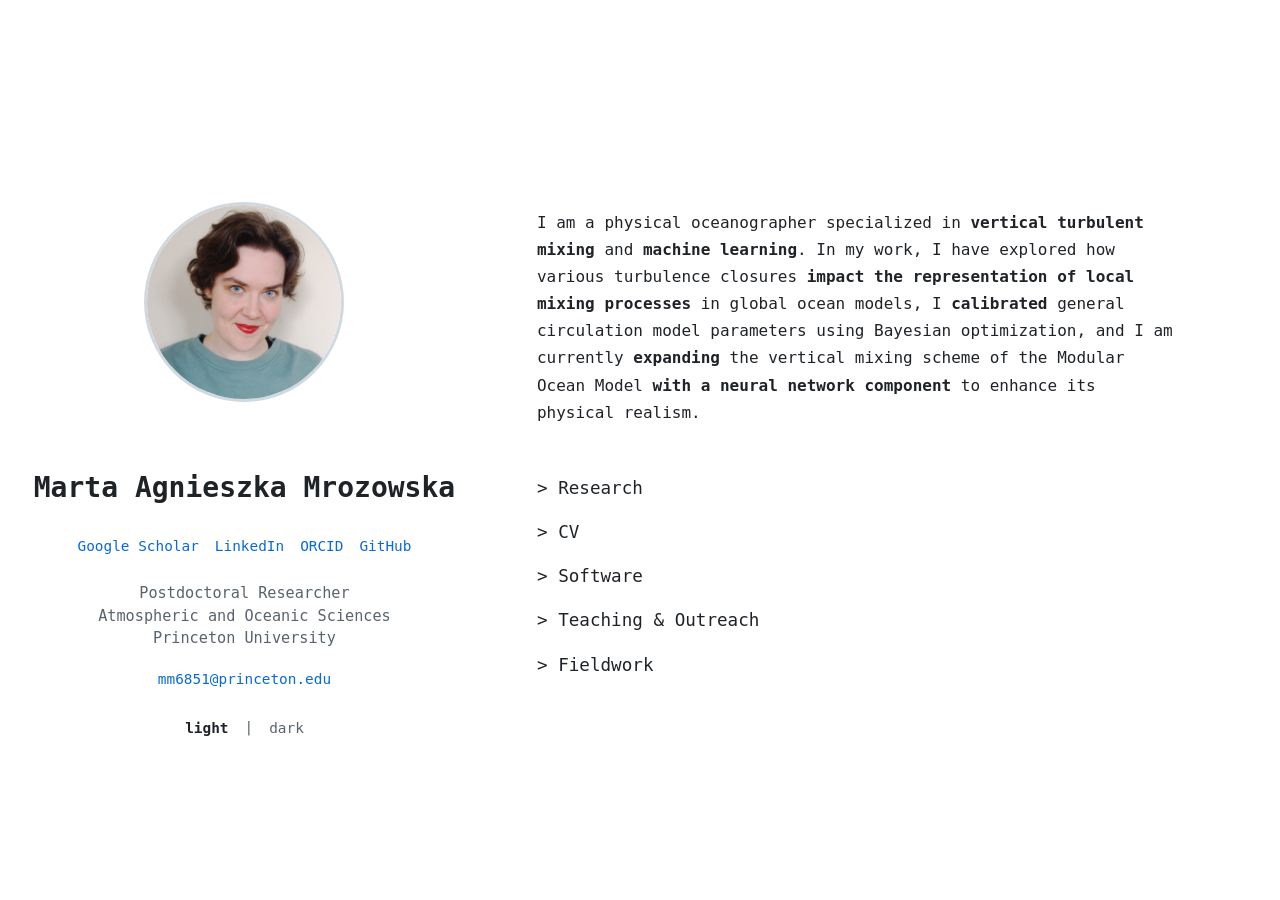
<file: index.html>
<!DOCTYPE html>
<html lang="en">
<head>
    <meta charset="UTF-8">
    <meta name="viewport" content="width=device-width, initial-scale=1.0">
    <meta name="description" content="Marta Mrozowska - Climate Researcher">
    <title>Marta Mrozowska</title>
    <link rel="stylesheet" href="styles.css">
</head>
<body class="light-theme">
    <div class="container">
        <!-- Left Column -->
        <div class="left-column">
            <!-- Upper Left: Profile Picture -->
            <div class="profile-section">
                <div class="profile-picture">
                    <img src="profile.jpg" alt="Marta Mrozowska" id="profile-img">
                </div>
            </div>

            <!-- Lower Left: Contact Info -->
            <div class="contact-section">
                <h1>Marta Agnieszka Mrozowska</h1>
                
                <div class="links">
                    <a href="https://scholar.google.com/citations?user=DPFKAbUAAAAJ&hl=en&oi=ao" target="_blank" rel="noopener">Google Scholar</a>
                    <a href="https://www.linkedin.com/in/marta-mrozowska-0148799a/" target="_blank" rel="noopener">LinkedIn</a>
                    <a href="https://orcid.org/0000-0002-6350-2046" target="_blank" rel="noopener">ORCID</a>
                    <a href="https://github.com/mrozowskamartaa" target="_blank" rel="noopener">GitHub</a>
                </div>

                <p class="affiliation">
                    Postdoctoral Researcher<br>
                    Atmospheric and Oceanic Sciences<br>
                    Princeton University
                </p>

                <p class="email">
                    <a href="mailto:mm6851@princeton.edu">mm6851@princeton.edu</a>
                </p>

                <div class="theme-switcher">
                    <button id="light-btn" class="theme-btn active">light</button>
                    <span class="separator">|</span>
                    <button id="dark-btn" class="theme-btn">dark</button>
                </div>
            </div>
        </div>

        <!-- Right Column -->
        <div class="right-column">
            <!-- Upper Right: Research Highlights -->
            <div class="highlights-section">
                <p>I am a physical oceanographer specialized in <strong>vertical turbulent mixing</strong> and <strong>machine learning</strong>. In my work, I have explored how various turbulence closures <strong>impact the representation of local mixing processes</strong> in global ocean models, I <strong>calibrated</strong> general circulation model parameters using Bayesian optimization, and I am currently <strong>expanding</strong> the vertical mixing scheme of the Modular Ocean Model <strong>with a neural network component</strong> to enhance its physical realism.</p>
            </div>

            <!-- Lower Right: Navigation -->
            <nav class="main-nav">
                <a href="research.html" class="nav-link">> Research</a>
                <a href="cv/cv.pdf" target="_blank" class="nav-link">> CV</a>
                <a href="software.html" class="nav-link">> Software</a>
                <a href="teaching.html" class="nav-link">> Teaching & Outreach</a>
                <a href="fieldwork.html" class="nav-link">> Fieldwork</a>
            </nav>
        </div>
    </div>

    <script src="script.js"></script>
</body>
</html>
</file>
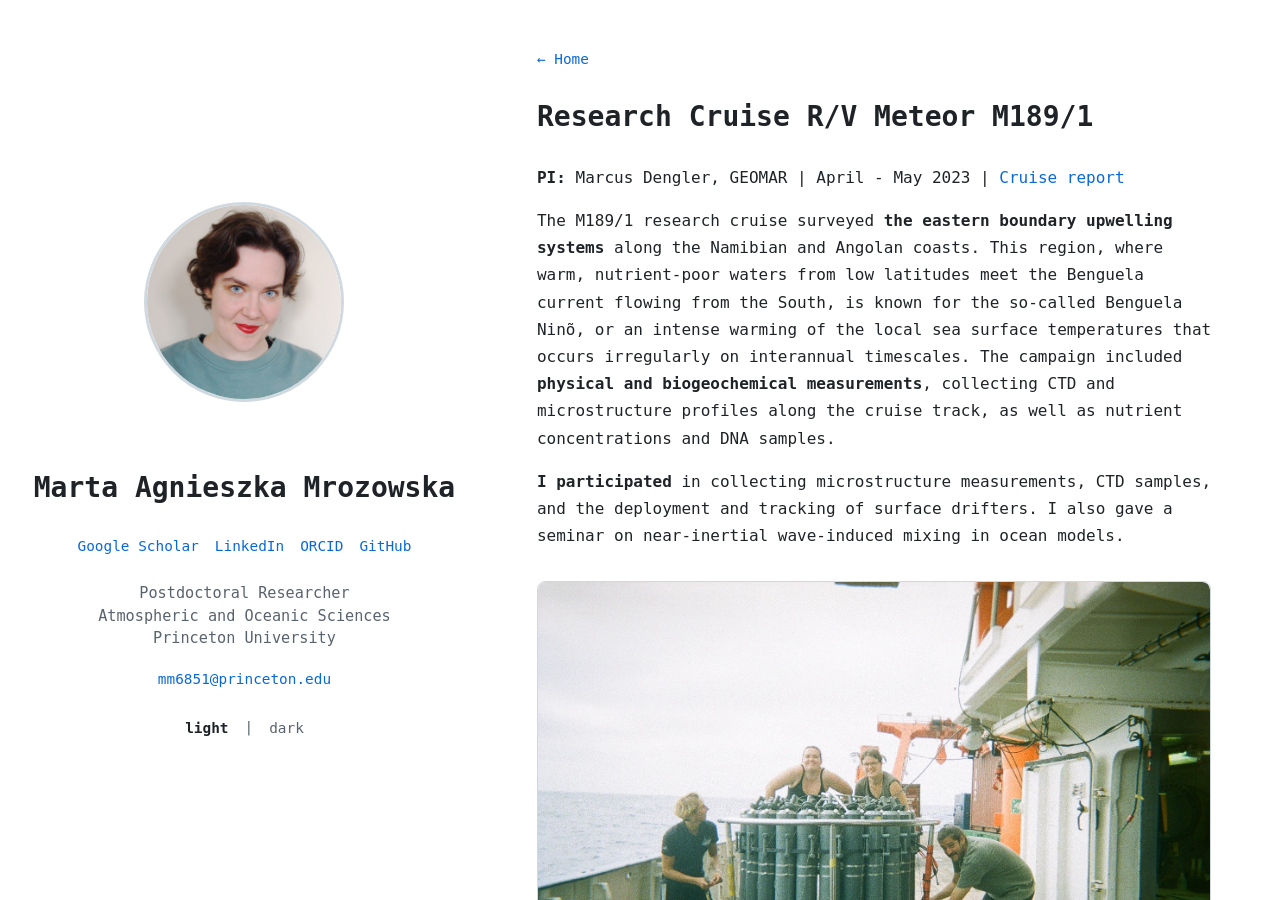
<file: fieldwork.html>
<!DOCTYPE html>
<html lang="en">
<head>
    <meta charset="UTF-8">
    <meta name="viewport" content="width=device-width, initial-scale=1.0">
    <title>Fieldwork | Marta Mrozowska</title>
    <link rel="stylesheet" href="styles.css">
</head>
<body class="light-theme">
    <div class="container">
        <!-- Left Column -->
        <div class="left-column">
            <!-- Upper Left: Profile Picture -->
            <div class="profile-section">
                <div class="profile-picture">
                    <img src="profile.jpg" alt="Marta Mrozowska" id="profile-img">
                </div>
            </div>

            <!-- Lower Left: Contact Info -->
            <div class="contact-section">
                <h1>Marta Agnieszka Mrozowska</h1>

                <div class="links">
                    <a href="https://scholar.google.com/citations?user=DPFKAbUAAAAJ&hl=en&oi=ao" target="_blank" rel="noopener">Google Scholar</a>
                    <a href="https://www.linkedin.com/in/marta-mrozowska-0148799a/" target="_blank" rel="noopener">LinkedIn</a>
                    <a href="https://orcid.org/0000-0002-6350-2046" target="_blank" rel="noopener">ORCID</a>
                    <a href="https://github.com/mrozowskamartaa" target="_blank" rel="noopener">GitHub</a>
                </div>

                <p class="affiliation">
                    Postdoctoral Researcher<br>
                    Atmospheric and Oceanic Sciences<br>
                    Princeton University
                </p>

                <p class="email">
                    <a href="mailto:mm6851@princeton.edu">mm6851@princeton.edu</a>
                </p>

                <div class="theme-switcher">
                    <button id="light-btn" class="theme-btn active">light</button>
                    <span class="separator">|</span>
                    <button id="dark-btn" class="theme-btn">dark</button>
                </div>
            </div>
        </div>

        <!-- Right Column -->
        <div class="right-column">
            <a href="index.html" class="home-link">← Home</a>

            <div class="subpage-content">
                <div class="fieldwork-section">
                    <h2>Research Cruise R/V Meteor M189/1</h2>
                    <div class="fieldwork-content">
                        <div class="fieldwork-description">
                            <p><strong>PI:</strong> Marcus Dengler, GEOMAR | April - May 2023 | <a href="https://oceanrep.geomar.de/id/eprint/60530/">Cruise report</a></p>

                            <p>The M189/1 research cruise surveyed <strong>the eastern boundary upwelling systems</strong> along the Namibian and Angolan coasts. This region, where warm, nutrient-poor waters from low latitudes meet the Benguela current flowing from the South, is known for the so-called Benguela Ninõ, or an intense warming of the local sea surface temperatures that occurs irregularly on interannual timescales. The campaign included <strong>physical and biogeochemical measurements</strong>, collecting CTD and microstructure profiles along the cruise track, as well as nutrient concentrations and DNA samples.</p>

                            <p><strong>I participated</strong> in collecting microstructure measurements, CTD samples, and the deployment and tracking of surface drifters. I also gave a seminar on near-inertial wave-induced mixing in ocean models.</p>
                        </div>
                        <div class="fieldwork-image">
                            <img src="images/m189.jpeg" alt="R/V Meteor cruise M189/1">
                        </div>
                    </div>
                </div>
            </div>
        </div>
    </div>

    <script src="script.js"></script>
</body>
</html>
</file>
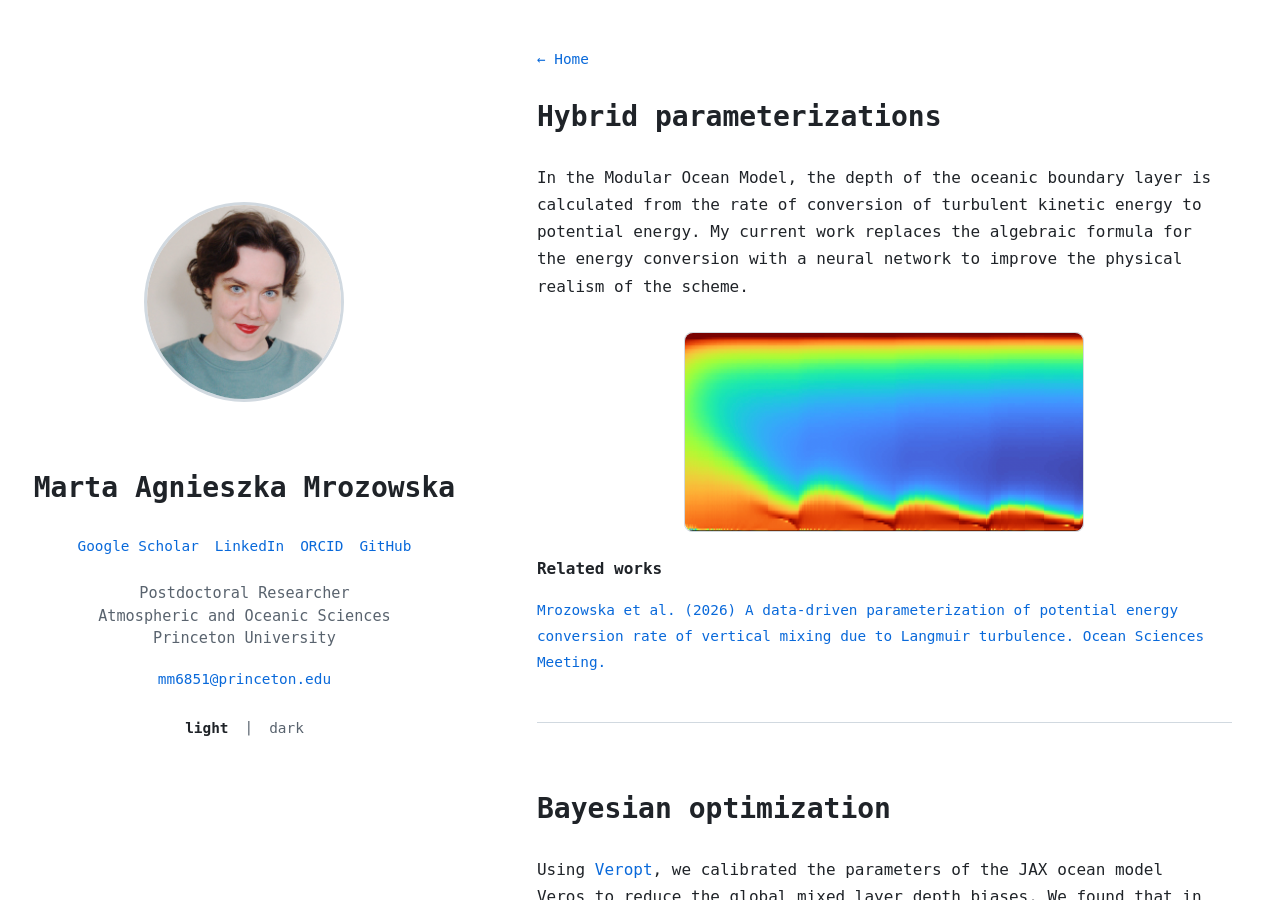
<file: research.html>
<!DOCTYPE html>
<html lang="en">
<head>
    <meta charset="UTF-8">
    <meta name="viewport" content="width=device-width, initial-scale=1.0">
    <title>Research | Marta Mrozowska</title>
    <link rel="stylesheet" href="styles.css">
</head>
<body class="light-theme">
    <div class="container">
        <!-- Left Column -->
        <div class="left-column">
            <!-- Upper Left: Profile Picture -->
            <div class="profile-section">
                <div class="profile-picture">
                    <img src="profile.jpg" alt="Marta Mrozowska" id="profile-img">
                </div>
            </div>

            <!-- Lower Left: Contact Info -->
            <div class="contact-section">
                <h1>Marta Agnieszka Mrozowska</h1>

                <div class="links">
                    <a href="https://scholar.google.com/citations?user=DPFKAbUAAAAJ&hl=en&oi=ao" target="_blank" rel="noopener">Google Scholar</a>
                    <a href="https://www.linkedin.com/in/marta-mrozowska-0148799a/" target="_blank" rel="noopener">LinkedIn</a>
                    <a href="https://orcid.org/0000-0002-6350-2046" target="_blank" rel="noopener">ORCID</a>
                    <a href="https://github.com/mrozowskamartaa" target="_blank" rel="noopener">GitHub</a>
                </div>

                <p class="affiliation">
                    Postdoctoral Researcher<br>
                    Atmospheric and Oceanic Sciences<br>
                    Princeton University
                </p>

                <p class="email">
                    <a href="mailto:mm6851@princeton.edu">mm6851@princeton.edu</a>
                </p>

                <div class="theme-switcher">
                    <button id="light-btn" class="theme-btn active">light</button>
                    <span class="separator">|</span>
                    <button id="dark-btn" class="theme-btn">dark</button>
                </div>
            </div>
        </div>

        <!-- Right Column -->
        <div class="right-column">
            <a href="index.html" class="home-link">← Home</a>

            <div class="subpage-content">
                <div class="research-topic">
                    <h2>Hybrid parameterizations</h2>
                    <div class="topic-content">
                        <div class="topic-description">
                            <p>In the Modular Ocean Model, the depth of the oceanic boundary layer is calculated from the rate of conversion of turbulent kinetic energy to potential energy. My current work replaces the algebraic formula for the energy conversion with a neural network to improve the physical realism of the scheme.</p>
                        </div>
                        <div class="topic-image">
                            <img src="images/epbl.png">
                        </div>
                    </div>
                        <div class="publications">
                            <h3>Related works</h3>
                        </div>
                    <div class="poster-links">
                        <a href="posters/osm26.pdf">Mrozowska et al. (2026) A data-driven parameterization of potential energy conversion rate of vertical mixing due to Langmuir turbulence. Ocean Sciences Meeting.</a>
                    </div>
                </div>

                <div class="research-topic">
                    <h2>Bayesian optimization</h2>
                    <div class="topic-content">
                        <div class="topic-description">
                            <p>Using <a href="software.html">Veropt</a>, we calibrated the parameters of the JAX ocean model Veros to reduce the global mixed layer depth biases. We found that in the simulations for which the biases were minimized, the zonal winds were 10% weaker and the Gent-McWilliams mesoscale eddy diffusion coefficient was halved.</p>
                        </div>
                        <div class="topic-image">
                            <img src="images/bo.png">
                        </div>
                    </div>
                    <div class="publications">
                        <h3>Related works</h3>
                        <ul>
                            <li><a href="https://www.youtube.com/watch?v=ZWhdm3rxrIs">Keynote presentation at the DRAKKAR Workshop 2025</a></li>
                            <li><a href="papers/Mrozowska2025.pdf">Mrozowska et al. (2025a) Bayesian optimization with GPU acceleration for ocean models. JGR: Machine Learning and Computation.</a></li>
                            <li><a href="posters/grc25.pdf">Mrozowska et al. (2025b) Bayesian optimization of GPU-accelerated ocean models. GRC: Machine Learning for Actionable Science.</a></li>
                        </ul>
                    </div>
                </div>

                <div class="research-topic">
                    <h2>NIW-induced mixing</h2>
                    <div class="topic-content">
                        <div class="topic-description">
                            <p>Shear generated by near-inertial waves can deepen the surface mixed layer in the ocean. In this work, we investigated how well this process is reproduced by two eddy-resolving ocean models. We found that NIW-induced mixing was underrepresented in both models. Additionally, NIW amplitude biases were sensitive to the turbulence closure used and its parameter values.</p>
                        </div>
                        <div class="topic-image">
                            <img src="images/niw.png">
                        </div>
                    </div>
                    <div class="publications">
                        <h3>Related works</h3>
                        <ul>
                            <li><a href="papers/Mrozowska2024.pdf">Mrozowska et al. (2024) Using NIW observations to assess mixed layer parameterizations: a case study in the tropical Atlantic. JGR: Oceans.</a></li>
                        </ul>
                    </div>
                </div>
            </div>
        </div>
    </div>

    <script src="script.js"></script>
</body>
</html>
</file>
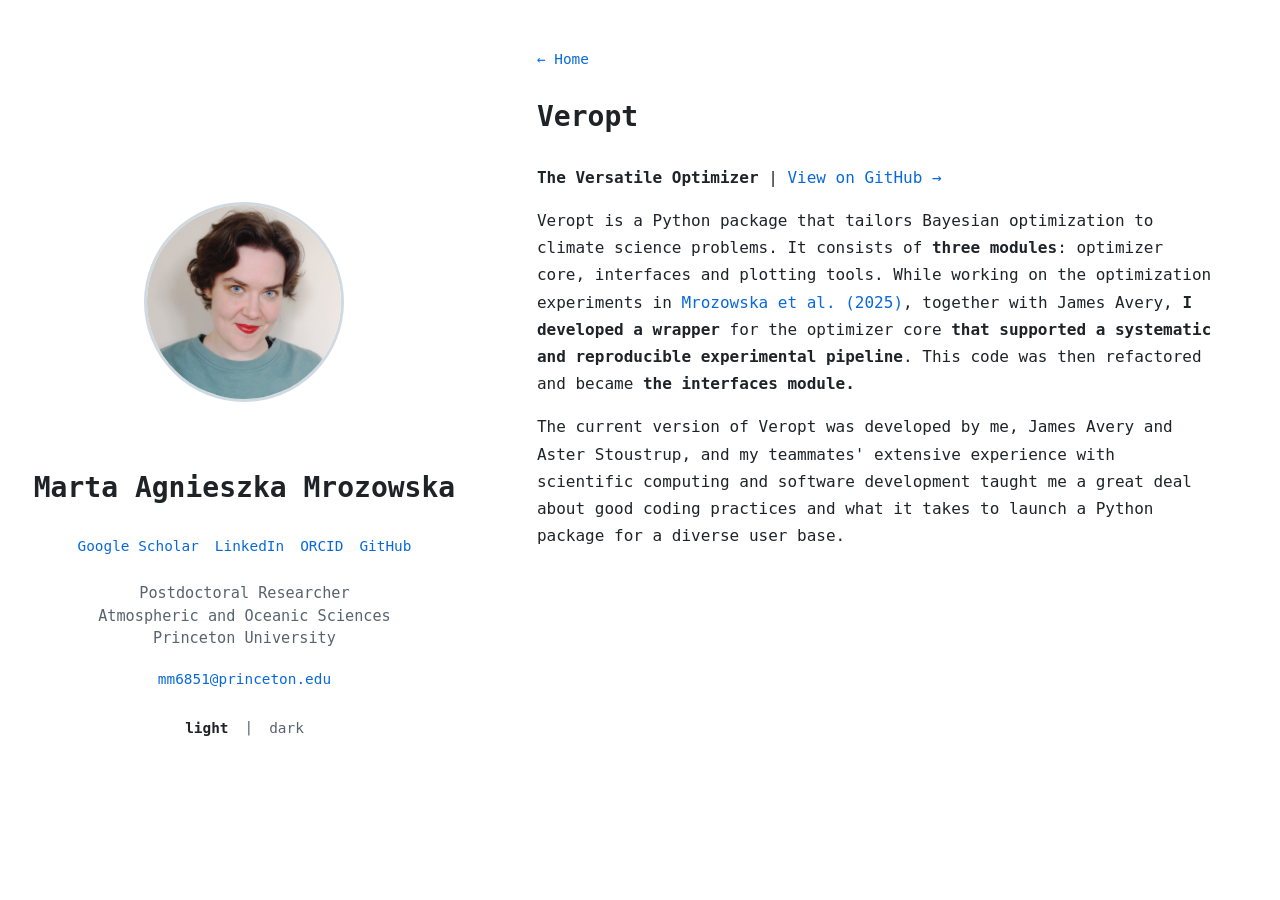
<file: software.html>
<!DOCTYPE html>
<html lang="en">
<head>
    <meta charset="UTF-8">
    <meta name="viewport" content="width=device-width, initial-scale=1.0">
    <title>Software | Marta Mrozowska</title>
    <link rel="stylesheet" href="styles.css">
</head>
<body class="light-theme">
    <div class="container">
        <!-- Left Column -->
        <div class="left-column">
            <!-- Upper Left: Profile Picture -->
            <div class="profile-section">
                <div class="profile-picture">
                    <img src="profile.jpg" alt="Marta Mrozowska" id="profile-img">
                </div>
            </div>

            <!-- Lower Left: Contact Info -->
            <div class="contact-section">
                <h1>Marta Agnieszka Mrozowska</h1>

                <div class="links">
                    <a href="https://scholar.google.com/citations?user=DPFKAbUAAAAJ&hl=en&oi=ao" target="_blank" rel="noopener">Google Scholar</a>
                    <a href="https://www.linkedin.com/in/marta-mrozowska-0148799a/" target="_blank" rel="noopener">LinkedIn</a>
                    <a href="https://orcid.org/0000-0002-6350-2046" target="_blank" rel="noopener">ORCID</a>
                    <a href="https://github.com/mrozowskamartaa" target="_blank" rel="noopener">GitHub</a>
                </div>

                <p class="affiliation">
                    Postdoctoral Researcher<br>
                    Atmospheric and Oceanic Sciences<br>
                    Princeton University
                </p>

                <p class="email">
                    <a href="mailto:mm6851@princeton.edu">mm6851@princeton.edu</a>
                </p>

                <div class="theme-switcher">
                    <button id="light-btn" class="theme-btn active">light</button>
                    <span class="separator">|</span>
                    <button id="dark-btn" class="theme-btn">dark</button>
                </div>
            </div>
        </div>

        <!-- Right Column -->
        <div class="right-column">
            <a href="index.html" class="home-link">← Home</a>

            <div class="subpage-content">
                <div class="software-section">
                    <h2>Veropt</h2>
                    <div class="software-content">
                        <div class="software-description">
                            <p><strong>The Versatile Optimizer</strong> | <a href="https://github.com/aster-stoustrup/veropt" target="_blank" style="color: var(--link-color);">View on GitHub →</a></p>

                            <p>Veropt is a Python package that tailors Bayesian optimization to climate science problems. It consists of <strong>three modules</strong>: optimizer core, interfaces and plotting tools. While working on the optimization experiments in <a href="papers/Mrozowska2025.pdf">Mrozowska et al. (2025)</a>, together with James Avery, <strong>I developed a wrapper</strong> for the optimizer core <strong>that supported a systematic and reproducible experimental pipeline</strong>. This code was then refactored and became <strong>the interfaces module.</strong></p>
                                
                            <p>The current version of Veropt was developed by me, James Avery and Aster Stoustrup, and my teammates' extensive experience with scientific computing and software development taught me a great deal about good coding practices and what it takes to launch a Python package for a diverse user base.</p>
                            </div>
                        </div>
                    </div>
                </div>
            </div>
        </div>
    </div>

    <script src="script.js"></script>
</body>
</html>
</file>
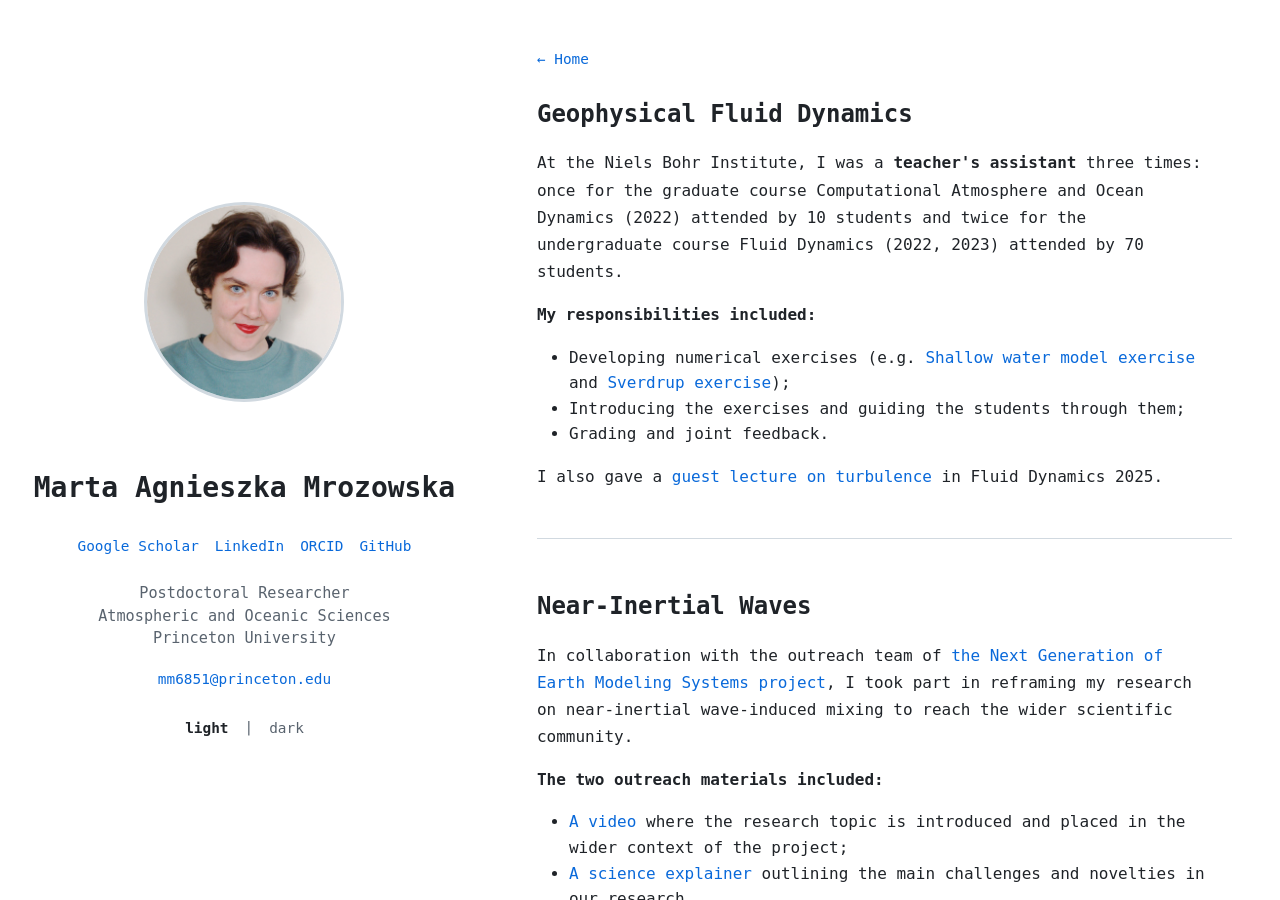
<file: teaching.html>
<!DOCTYPE html>
<html lang="en">
<head>
    <meta charset="UTF-8">
    <meta name="viewport" content="width=device-width, initial-scale=1.0">
    <title>Teaching &amp; Outreach | Marta Mrozowska</title>
    <link rel="stylesheet" href="styles.css">
</head>
<body class="light-theme">
    <div class="container">
        <!-- Left Column -->
        <div class="left-column">
            <!-- Upper Left: Profile Picture -->
            <div class="profile-section">
                <div class="profile-picture">
                    <img src="profile.jpg" alt="Marta Mrozowska" id="profile-img">
                </div>
            </div>

            <!-- Lower Left: Contact Info -->
            <div class="contact-section">
                <h1>Marta Agnieszka Mrozowska</h1>

                <div class="links">
                    <a href="https://scholar.google.com/citations?user=DPFKAbUAAAAJ&hl=en&oi=ao" target="_blank" rel="noopener">Google Scholar</a>
                    <a href="https://www.linkedin.com/in/marta-mrozowska-0148799a/" target="_blank" rel="noopener">LinkedIn</a>
                    <a href="https://orcid.org/0000-0002-6350-2046" target="_blank" rel="noopener">ORCID</a>
                    <a href="https://github.com/mrozowskamartaa" target="_blank" rel="noopener">GitHub</a>
                </div>

                <p class="affiliation">
                    Postdoctoral Researcher<br>
                    Atmospheric and Oceanic Sciences<br>
                    Princeton University
                </p>

                <p class="email">
                    <a href="mailto:mm6851@princeton.edu">mm6851@princeton.edu</a>
                </p>

                <div class="theme-switcher">
                    <button id="light-btn" class="theme-btn active">light</button>
                    <span class="separator">|</span>
                    <button id="dark-btn" class="theme-btn">dark</button>
                </div>
            </div>
        </div>

        <!-- Right Column -->
        <div class="right-column">
            <a href="index.html" class="home-link">← Home</a>

            <div class="subpage-content">
                <div class="teaching-topic">
                    <h2>Geophysical Fluid Dynamics</h2>
                    <p>At the Niels Bohr Institute, I was a <strong>teacher's assistant</strong> three times: once for the graduate course Computational Atmosphere and Ocean Dynamics (2022) attended by 10 students and twice for the undergraduate course Fluid Dynamics (2022, 2023) attended by 70 students.</p>
                    <p><strong>My responsibilities included:</strong></p>
                    <p><ul style="margin-left: 2rem; margin-top: 0.5rem; color: var(--text-primary);">
                        <li>Developing numerical exercises (e.g. <a href="teaching/shallow_water.html">Shallow water model exercise</a> and <a href="teaching/sverdrup.html">Sverdrup exercise</a>);</li>
                        <li>Introducing the exercises and guiding the students through them;</li>
                        <li>Grading and joint feedback.</li>
                    </ul>
                    </p>
                    <p>I also gave a <a href="teaching/turbulence.pdf">guest lecture on turbulence</a> in Fluid Dynamics 2025.</p>
                </div>

                <div class="teaching-topic">
                    <h2>Near-Inertial Waves</h2>
                    <p>In collaboration with the outreach team of <a href="https://nextgems-h2020.eu">the Next Generation of Earth Modeling Systems project</a>, I took part in reframing my research on near-inertial wave-induced mixing to reach the wider scientific community.</p> 
                    <p><strong>The two outreach materials included:</strong></p>
                    <p><ul style="margin-left: 2rem; margin-top: 0.5rem; color: var(--text-primary);">
                        <li><a href="https://lt.org/publication-plus/how-well-do-high-resolution-ocean-models-simulate-local-turbulent-mixing/">A video</a> where the research topic is introduced and placed in the wider context of the project;</li>
                        <li><a href="outreach/sciexpl.pdf">A science explainer</a> outlining the main challenges and novelties in our research.</li>
                    </ul>
                    </p>
                </div>

                <div class="teaching-topic">
                    <h2>Ungdomslaboratoriet (ULAB)</h2>
                    <p>Over the course of four years at ULAB, I organized physics lab exercises for <strong>hundreds of students</strong> across a wide range of ages (middle school, high school and exchange university students). The topics included radiation, greenhouse gases, exoplanets, electromagnetism and more. I developed <a href="outreach/ulab.pdf">a brochure</a> that advertised our work to teachers across Denmark.</p>
                    <p><strong>What this experience taught me:</strong></p>
                    <p><ul style="margin-left: 2rem; margin-top: 0.5rem; color: var(--text-primary);">
                        <li>Collaboration in a team where everyone feels valued and supported;</li>
                        <li>Reaching audiences of varying experience levels;</li>
                        <li>Creative ways of teaching physics;</li>
                        <li>The joy of engaging younger people in science.</li>
                    </ul>
                    </p>
                    <p>ULAB was one of my favorite activities I did at the Niels Bohr Institute. Our visitors were always full of curiosity, and the team of young scientists that I had the pleasure of working with continuously inspired me and some remain friends to this day.</p>
                </div>
            </div>
        </div>
    </div>

    <script src="script.js"></script>
</body>
</html>
</file>
<file: styles.css>
* {
    margin: 0;
    padding: 0;
    box-sizing: border-box;
}

/* Theme Variables - GitHub Light Default */
.light-theme {
    --bg-primary: #ffffff;
    --bg-secondary: #f6f8fa;
    --text-primary: #1f2328;
    --text-secondary: #59636e;
    --link-color: #0969da;
    --link-hover: #0550ae;
    --border-color: #d1d9e0;
}

/* Theme Variables - GitHub Dark Default */
.dark-theme {
    --bg-primary: #0d1117;
    --bg-secondary: #161b22;
    --text-primary: #e6edf3;
    --text-secondary: #7d8590;
    --link-color: #4493f8;
    --link-hover: #539bf5;
    --border-color: #30363d;
}

body {
    font-family: Menlo, Monaco, Consolas, 'DejaVu Sans Mono', monospace;
    background-color: var(--bg-primary);
    color: var(--text-primary);
    line-height: 1.6;
    transition: background-color 0.3s ease, color 0.3s ease;
}

/* Base link color for every anchor, visited or not — :where() keeps this at zero
   specificity so any component rule below still wins. */
:where(a, a:visited) {
    color: var(--link-color);
    text-decoration: none;
}

:where(a:hover) {
    color: var(--link-hover);
    text-decoration: underline;
}

/* Container with Golden Ratio Layout */
.container {
    display: grid;
    grid-template-columns: 38.2% 61.8%; /* Golden ratio */
    grid-template-rows: 50% 50%;
    height: 100vh;
    width: 100vw;
}

/* Left Column */
.left-column {
    grid-column: 1;
    grid-row: 1 / 3;
    display: flex;
    flex-direction: column;
}

.profile-section {
    flex: 1;
    display: flex;
    align-items: flex-end;
    justify-content: center;
    padding-bottom: 2rem;
}

.profile-picture {
    width: 200px;
    height: 200px;
    border-radius: 50%;
    overflow: hidden;
    border: 3px solid var(--border-color);
}

.profile-picture img {
    width: 100%;
    height: 100%;
    object-fit: cover;
}

/* Placeholder for profile picture */
#profile-img {
    background: var(--bg-secondary);
}

.contact-section {
    flex: 1;
    display: flex;
    flex-direction: column;
    align-items: center;
    justify-content: flex-start;
    padding: 2rem;
    text-align: center;
}

.contact-section h1 {
    font-size: 1.75rem;
    font-weight: 600;
    margin-bottom: 1.5rem;
    color: var(--text-primary);
}

.links {
    display: flex;
    gap: 1rem;
    flex-wrap: wrap;
    justify-content: center;
    margin-bottom: 1.5rem;
}

.links a {
    color: var(--link-color);
    text-decoration: none;
    font-size: 0.9rem;
    transition: color 0.2s ease;
}

.links a:hover {
    color: var(--link-hover);
    text-decoration: underline;
}

.affiliation {
    color: var(--text-secondary);
    font-size: 0.95rem;
    margin-bottom: 1rem;
    line-height: 1.5;
}

.email {
    margin-bottom: 1.5rem;
}

.email a {
    color: var(--link-color);
    text-decoration: none;
    font-size: 0.9rem;
}

.email a:hover {
    color: var(--link-hover);
    text-decoration: underline;
}

.theme-switcher {
    display: flex;
    align-items: center;
    gap: 0.5rem;
    font-size: 0.9rem;
    color: var(--text-secondary);
}

.theme-btn {
    background: none;
    border: none;
    color: var(--text-secondary);
    cursor: pointer;
    font-family: inherit;
    font-size: 0.9rem;
    padding: 0.25rem 0.5rem;
    transition: color 0.2s ease;
}

.theme-btn:hover {
    color: var(--text-primary);
}

.theme-btn.active {
    color: var(--text-primary);
    font-weight: 600;
}

.separator {
    color: var(--text-secondary);
}

/* Right Column */
.right-column {
    grid-column: 2;
    grid-row: 1 / 3;
    display: flex;
    flex-direction: column;
    min-height: 0;  /* Allow children to scroll instead of stretching the grid */
}

.highlights-section {
    flex: 1;
    padding: 3rem 3rem 0rem 3rem;  /* No top padding */
    display: grid;
    align-content: end;  /* Use grid instead of flex */
    overflow-y: auto;
}

.highlights-section p {
    max-width: 40rem;  /* Shortens lines from the right only */
    margin-bottom: 0rem;
    color: var(--text-primary);
    font-size: 1rem;
    line-height: 1.7;
}

.main-nav {
    flex: 1;
    display: flex;
    flex-direction: column;
    justify-content: flex-start;
    padding: 3rem;
    gap: 1rem;
}

.nav-link {
    color: var(--text-primary);
    text-decoration: none;
    font-size: 1.1rem;
    font-weight: 500;
    transition: color 0.2s ease, transform 0.2s ease;
    display: block;
}

.nav-link:hover {
    color: var(--link-color);
    transform: translateX(10px);
}

/* Subpage Styles */
/* Subpages reuse .container / .left-column / .right-column from the home page.
   Only the right column scrolls; the left column stays fixed in the viewport. */
.subpage-content {
    flex: 1;
    min-height: 0;  /* Required so overflow-y actually scrolls inside the flex column */
    padding: 0 3rem 3rem 3rem;  /* Top spacing comes from .home-link */
    overflow-y: auto;
}

.home-link {
    flex: none;
    align-self: flex-start;  /* Keep the click target on the text, not the whole row */
    margin: 3rem 3rem 1.5rem 3rem;
    color: var(--link-color);
    text-decoration: none;
    font-size: 0.9rem;
    font-weight: 500;
    transition: color 0.2s ease;
}

.home-link:hover {
    color: var(--link-hover);
    text-decoration: underline;
}

/* Readable line length for all subpage prose.
   1ch is the width of "0" — in a monospace font that is exactly one character,
   so 70ch caps lines at ~70 characters (comfortable range is 45-75). */
.topic-description,
.software-description,
.fieldwork-description,
.fieldwork-image,
.teaching-topic p,
.teaching-topic ul,
.publications li {
    max-width: 70ch;
}

/* Research Page Styles */
.research-topic {
    margin-bottom: 4rem;
    padding-bottom: 3rem;
    border-bottom: 1px solid var(--border-color);
}

.research-topic:last-child {
    border-bottom: none;
}

.research-topic h2 {
    font-size: 1.75rem;
    margin-bottom: 1.5rem;
    color: var(--text-primary);
}

.topic-content {
    display: grid;
    grid-template-columns: 1fr 300px;
    gap: 2rem;
    margin-bottom: 1.5rem;
}

.topic-description {
    color: var(--text-primary);
    line-height: 1.7;
}

.topic-image {
    width: 100%;
    height: 200px;
    background: var(--bg-secondary);
    border-radius: 8px;
    display: flex;
    align-items: center;
    justify-content: center;
    color: var(--text-secondary);
    font-size: 0.9rem;
    border: 1px solid var(--border-color);
}

.topic-image img {
    display: block;
    width: 100%;
    height: 100%;
    object-fit: cover;
    border-radius: 8px;
}

.publications {
    margin-top: 1rem;
}

.publications h3 {
    font-size: 1rem;
    font-weight: 600;
    margin-bottom: 0.75rem;
    color: var(--text-primary);
}

.publications ul {
    list-style: none;
    padding-left: 0;
}

.publications li {
    margin-bottom: 0.5rem;
    color: var(--text-secondary);
    font-size: 0.9rem;
}

.publications a {
    color: var(--link-color);
    text-decoration: none;
}

.publications a:hover {
    color: var(--link-hover);
    text-decoration: underline;
}

.poster-links {
    margin-top: 1rem;
}

.poster-links a {
    color: var(--link-color);
    text-decoration: none;
    font-size: 0.9rem;
    margin-right: 1rem;
}

.poster-links a:hover {
    color: var(--link-hover);
    text-decoration: underline;
}

/* Software Page Styles */
.software-section {
    margin-bottom: 3rem;
}

.software-section h2 {
    font-size: 1.75rem;
    margin-bottom: 1.5rem;
    color: var(--text-primary);
}

.software-content {
    display: grid;
    grid-template-columns: 1fr;  /* Visual sits below the text, not beside it */
    gap: 2rem;
    margin-bottom: 1.5rem;
}

.software-description {
    color: var(--text-primary);
    line-height: 1.7;
}

.software-description p {
    margin-bottom: 1rem;
}

.software-description p:last-child {
    margin-bottom: 0;
}

.software-visual {
    width: 100%;
    min-height: 300px;
    background: var(--bg-secondary);
    border-radius: 8px;
    border: 1px solid var(--border-color);
    display: flex;
    align-items: center;
    justify-content: center;
    color: var(--text-secondary);
}

/* Teaching Page Styles */
.teaching-topic {
    margin-bottom: 3rem;
    padding-bottom: 2rem;
    border-bottom: 1px solid var(--border-color);
}

.teaching-topic:last-child {
    border-bottom: none;
}

.teaching-topic h2 {
    font-size: 1.5rem;
    margin-bottom: 1rem;
    color: var(--text-primary);
}

.teaching-topic p {
    color: var(--text-primary);
    line-height: 1.7;
    margin-bottom: 1rem;
}

.teaching-topic a {
    color: var(--link-color);
    text-decoration: none;
}

.teaching-topic a:hover {
    color: var(--link-hover);
    text-decoration: underline;
}

/* Fieldwork Page Styles */
.fieldwork-section {
    margin-bottom: 3rem;
    padding-bottom: 2rem;
}

.fieldwork-section h2 {
    font-size: 1.75rem;
    margin-bottom: 1.5rem;
    color: var(--text-primary);
}

.fieldwork-content {
    display: grid;
    grid-template-columns: 1fr;  /* Photo sits below the text, not beside it */
    gap: 2rem;
    margin-bottom: 1.5rem;
}

.fieldwork-image {
    width: 100%;
    height: 450px;
    background: var(--bg-secondary);
    border-radius: 8px;
    border: 1px solid var(--border-color);
    display: flex;
    align-items: center;
    justify-content: center;
    color: var(--text-secondary);
    overflow: hidden;
}

.fieldwork-image img {
    display: block;
    width: 100%;
    height: 100%;
    object-fit: cover;
    border-radius: 8px;
}

.fieldwork-description {
    color: var(--text-primary);
    line-height: 1.7;
}

.fieldwork-description p {
    margin-bottom: 1rem;
}

.fieldwork-description p:last-child {
    margin-bottom: 0;
}

/* Responsive Design */
@media (max-width: 1024px) {
    .container {
        grid-template-columns: 1fr;
        grid-template-rows: auto;
        height: auto;
        width: 100%;  /* Not 100vw: the page scrolls now, and 100vw ignores the scrollbar */
    }

    /* Both columns drop into the single column track, stacking in DOM order:
       left column (profile + contact) first, right column below it. */
    .left-column,
    .right-column {
        grid-column: 1;
        grid-row: auto;
    }

    .profile-section {
        padding: 2rem;
        align-items: center;
    }

    /* The panes scroll independently on desktop; stacked, they should just grow
       and let the page itself scroll. */
    .highlights-section,
    .subpage-content {
        overflow-y: visible;
    }
}

/* Subpage content now lives in the 61.8% column, so stack its side-by-side
   grids well before the columns themselves stack */
@media (max-width: 1400px) {
    .topic-content {
        grid-template-columns: 1fr;
    }

    .topic-image {
        max-width: 400px;
        margin: 0 auto;
    }
}

@media (max-width: 768px) {
    .highlights-section,
    .main-nav {
        padding: 2rem;
    }

    .subpage-content {
        padding: 0 2rem 2rem 2rem;
    }

    .home-link {
        margin: 2rem 2rem 1rem 2rem;
    }

    .profile-picture {
        width: 150px;
        height: 150px;
    }

    .contact-section h1 {
        font-size: 1.5rem;
    }

    .links {
        flex-direction: column;
        gap: 0.5rem;
    }
}
</file>
